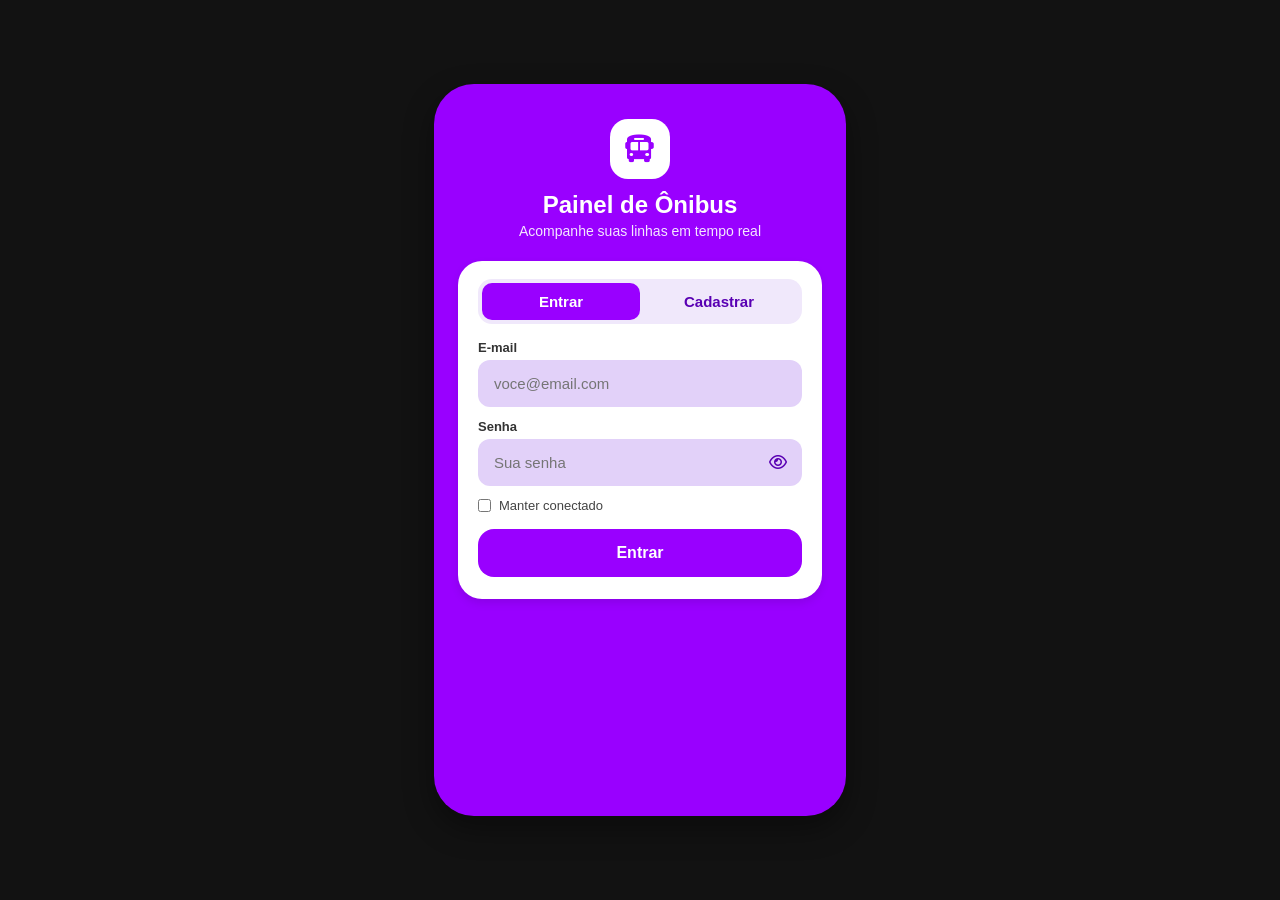
<file: index.html>
<!DOCTYPE html>
<html lang="pt-BR">
<head>
    <meta charset="UTF-8">
    <meta name="viewport" content="width=device-width, initial-scale=1.0">
    <title>Painel de Ônibus</title>
    <link rel="stylesheet" href="style.css">
    <link rel="stylesheet" href="https://cdnjs.cloudflare.com/ajax/libs/font-awesome/6.4.0/css/all.min.css">
    <script src="auth.js"></script>
    <script>Auth.requireLogin();</script>
</head>
<body>

    <div class="app-container main-screen">
        <header class="app-header">
            <div class="user-info">
                <h1>Olá, usuário!</h1>
                <p>Para onde você quer ir hoje?</p>
            </div>
            <button type="button" class="user-avatar" id="logout-btn" title="Sair" aria-label="Sair da conta">
                <i class="fa-solid fa-right-from-bracket"></i>
            </button>
        </header>
        <div class="search-container">
            <div class="search-box">
                <input type="text" placeholder="Buscar endereço, linha de ônibus...">
            </div>
        </div>
        <div class="actions-grid">
            <a href="mapa.html" class="action-card nav-link">
                <div class="icon-wrapper blue-icon">
                    <i class="fa-solid fa-location-dot"></i>
                </div>
                <h3>Buscar no mapa</h3>
                <p>Encontre pontos próximos</p>
            </a>

            <div class="action-card">
                <div class="icon-wrapper bus-icon">
                    <i class="fa-solid fa-bus"></i>
                </div>
                <h3>Linhas de ônibus</h3>
                <p>Veja horários e itinerários</p>
            </div>
        </div>
        <section class="bus-section">
            <div class="section-header">
                <h2>Próximos ônibus</h2>
                <a href="#" class="see-all">Ver todos</a>
            </div>
            <div class="bus-item">
                <div class="bus-number badge-201">201</div>
                <div class="bus-details">
                    <h4>Terminal Central</h4>
                    <p>Direção: Centro</p>
                </div>
                <div class="bus-time">3 min &gt;</div>
            </div>
            <div class="bus-item">
                <div class="bus-number badge-307">307</div>
                <div class="bus-details">
                    <h4>Joana Bezerra</h4>
                    <p>Direção: Centro</p>
                </div>
                <div class="bus-time">7 min &gt;</div>
            </div>
            <div class="bus-item">
                <div class="bus-number badge-412">412</div>
                <div class="bus-details">
                    <h4>Boa Vista</h4>
                    <p>Direção: Centro</p>
                </div>
                <div class="bus-time">12 min &gt;</div>
            </div>
        </section>
        <footer class="footer-banner">
            <div class="banner-icon">
                <i class="fa-solid fa-bus-simple"></i>
            </div>
            <div class="banner-text">
                <h3>Planeje sua viagem</h3>
                <p>Veja rotas, horários e quanto tempo vai levar</p>
            </div>
        </footer>
    </div>

    <script src="script.js"></script>
</body>
</html>
</file>
<file: style.css>
* {
    margin: 0;
    padding: 0;
    box-sizing: border-box;
    font-family: 'Segoe UI', Tahoma, Geneva, Verdana, sans-serif;
}

body {
    background-color: #121212;
    display: flex;
    justify-content: center;
    align-items: center;
    min-height: 100vh;
    padding: 20px;
}

.app-container {
    width: 100%;
    max-width: 412px;
    height: 732px;
    border-radius: 40px;
    position: relative;
    overflow: hidden;
    box-shadow: 0 12px 30px rgba(0, 0, 0, 0.4);
}

.main-screen {
    background-color: #9900FF; 
    padding: 35px 24px;
    display: flex;
    flex-direction: column;
}

.app-header {
    display: flex;
    justify-content: space-between;
    align-items: center;
    margin-bottom: 25px;
    color: #FFFFFF;
}

.user-info h1 { font-size: 24px; font-weight: bold; }
.user-info p { font-size: 14px; opacity: 0.9; margin-top: 4px; }

.user-avatar {
    width: 45px;
    height: 45px;
    background-color: #FFFFFF;
    border-radius: 50%;
    display: flex;
    justify-content: center;
    align-items: center;
    color: #000000;
    font-size: 20px;
    border: none;
    cursor: pointer;
}

.search-container { margin-bottom: 25px; }
.search-box input {
    width: 100%;
    padding: 16px 20px;
    border-radius: 16px;
    border: none;
    background-color: #E2D1F9; 
    font-size: 16px;
    outline: none;
    color: #333;
}

.actions-grid {
    display: flex;
    gap: 16px;
    margin-bottom: 30px;
}

.action-card {
    flex: 1;
    background-color: #FFFFFF;
    border-radius: 16px;
    padding: 16px;
    color: #000000;
    box-shadow: 0 4px 10px rgba(0,0,0,0.05);
}

.nav-link {
    text-decoration: none;
    display: block;
    transition: transform 0.2s ease;
}
.nav-link:hover { transform: scale(1.03); }

.icon-wrapper { font-size: 24px; margin-bottom: 12px; }
.blue-icon { color: #007BFF; }
.bus-icon { color: #0056b3; }

.action-card h3 { font-size: 15px; font-weight: bold; margin-bottom: 4px; }
.action-card p { font-size: 12px; color: #666; line-height: 1.3; }

.bus-section { margin-bottom: auto; color: #FFFFFF; }
.section-header {
    display: flex;
    justify-content: space-between;
    align-items: center;
    margin-bottom: 16px;
}
.section-header h2 { font-size: 18px; font-weight: bold; }
.see-all { color: #00FFCC; font-size: 14px; text-decoration: none; }

.bus-item {
    display: flex;
    align-items: center;
    margin-bottom: 16px;
    background: rgba(255, 255, 255, 0.1);
    padding: 10px;
    border-radius: 14px;
}
.bus-number {
    width: 55px;
    height: 40px;
    border-radius: 8px;
    display: flex;
    justify-content: center;
    align-items: center;
    font-weight: bold;
    font-size: 18px;
    color: #FFFFFF;
    margin-right: 14px;
}
.badge-201 { background-color: #0052CC; }
.badge-307 { background-color: #2E7D32; }
.badge-412 { background-color: #311B92; }

.bus-details { flex: 1; }
.bus-details h4 { font-size: 15px; font-weight: bold; }
.bus-details p { font-size: 12px; opacity: 0.8; margin-top: 2px; }
.bus-time { font-size: 14px; font-weight: bold; }


.footer-banner {
    background-color: #FFFFFF;
    border-radius: 16px;
    padding: 16px;
    display: flex;
    align-items: center;
    color: #000000;
    margin-top: 15px;
}
.banner-icon { font-size: 26px; color: #0052CC; margin-right: 14px; }
.banner-text h3 { font-size: 14px; font-weight: bold; }
.banner-text p { font-size: 12px; color: #555; margin-top: 2px; }
</file>
<file: login.css>
* {
    margin: 0;
    padding: 0;
    box-sizing: border-box;
    font-family: 'Segoe UI', Tahoma, Geneva, Verdana, sans-serif;
}

body {
    background-color: #121212;
    display: flex;
    justify-content: center;
    align-items: center;
    min-height: 100vh;
    padding: 20px;
}

.app-container {
    width: 100%;
    max-width: 412px;
    height: 732px;
    border-radius: 40px;
    position: relative;
    overflow: hidden;
    box-shadow: 0 12px 30px rgba(0, 0, 0, 0.4);
}

.auth-screen {
    background-color: #9900FF;
    padding: 35px 24px;
    display: flex;
    flex-direction: column;
    overflow-y: auto;
}

.auth-header {
    text-align: center;
    color: #FFFFFF;
    margin-bottom: 22px;
}
.auth-logo {
    width: 60px;
    height: 60px;
    margin: 0 auto 12px;
    background: #FFFFFF;
    color: #9900FF;
    border-radius: 18px;
    display: flex;
    justify-content: center;
    align-items: center;
    font-size: 28px;
}
.auth-header h1 { font-size: 24px; }
.auth-header p { font-size: 14px; opacity: 0.9; margin-top: 4px; }

.auth-card {
    background: #FFFFFF;
    border-radius: 24px;
    padding: 18px 20px 22px;
    box-shadow: 0 4px 10px rgba(0, 0, 0, 0.1);
}

.tabs {
    display: flex;
    background: #F0E8FB;
    border-radius: 14px;
    padding: 4px;
    margin-bottom: 16px;
}
.tab {
    flex: 1;
    border: none;
    background: none;
    padding: 10px;
    border-radius: 10px;
    font-size: 15px;
    font-weight: bold;
    color: #5900B3;
    cursor: pointer;
}
.tab.active { background: #9900FF; color: #FFFFFF; }

.auth-message {
    padding: 10px 12px;
    border-radius: 10px;
    font-size: 13px;
    margin-bottom: 12px;
    background: #E6F7EC;
    color: #1B6B35;
}

.auth-form { display: flex; flex-direction: column; gap: 12px; }
.auth-form[hidden], .auth-message[hidden] { display: none; }

.field label {
    display: block;
    font-size: 13px;
    font-weight: bold;
    color: #333;
    margin-bottom: 5px;
}
.field input[type="text"],
.field input[type="email"],
.field input[type="password"] {
    width: 100%;
    padding: 13px 14px;
    border-radius: 12px;
    border: 2px solid transparent;
    background: #E2D1F9;
    font-size: 15px;
    outline: none;
    color: #222;
}
.field input:focus { border-color: #9900FF; }
.field.invalid input { border-color: #D93025; }

.password-wrap { position: relative; }
.password-wrap input { padding-right: 44px; }
.toggle-pass {
    position: absolute;
    right: 6px;
    top: 50%;
    transform: translateY(-50%);
    width: 36px;
    height: 36px;
    border: none;
    background: none;
    color: #5900B3;
    font-size: 16px;
    cursor: pointer;
}

.error { color: #D93025; font-size: 12px; display: block; min-height: 0; margin-top: 4px; }
.error:empty { display: none; }
.form-error { text-align: center; margin: 0; font-size: 13px; }

.remember {
    display: flex;
    align-items: center;
    gap: 8px;
    font-size: 13px;
    color: #444;
    cursor: pointer;
}

.submit-btn {
    height: 48px;
    border: none;
    border-radius: 16px;
    background: #9900FF;
    color: #FFFFFF;
    font-size: 16px;
    font-weight: bold;
    cursor: pointer;
    margin-top: 4px;
}
.submit-btn:hover { background: #8000D6; }
.submit-btn:disabled { opacity: 0.6; cursor: wait; }
</file>
